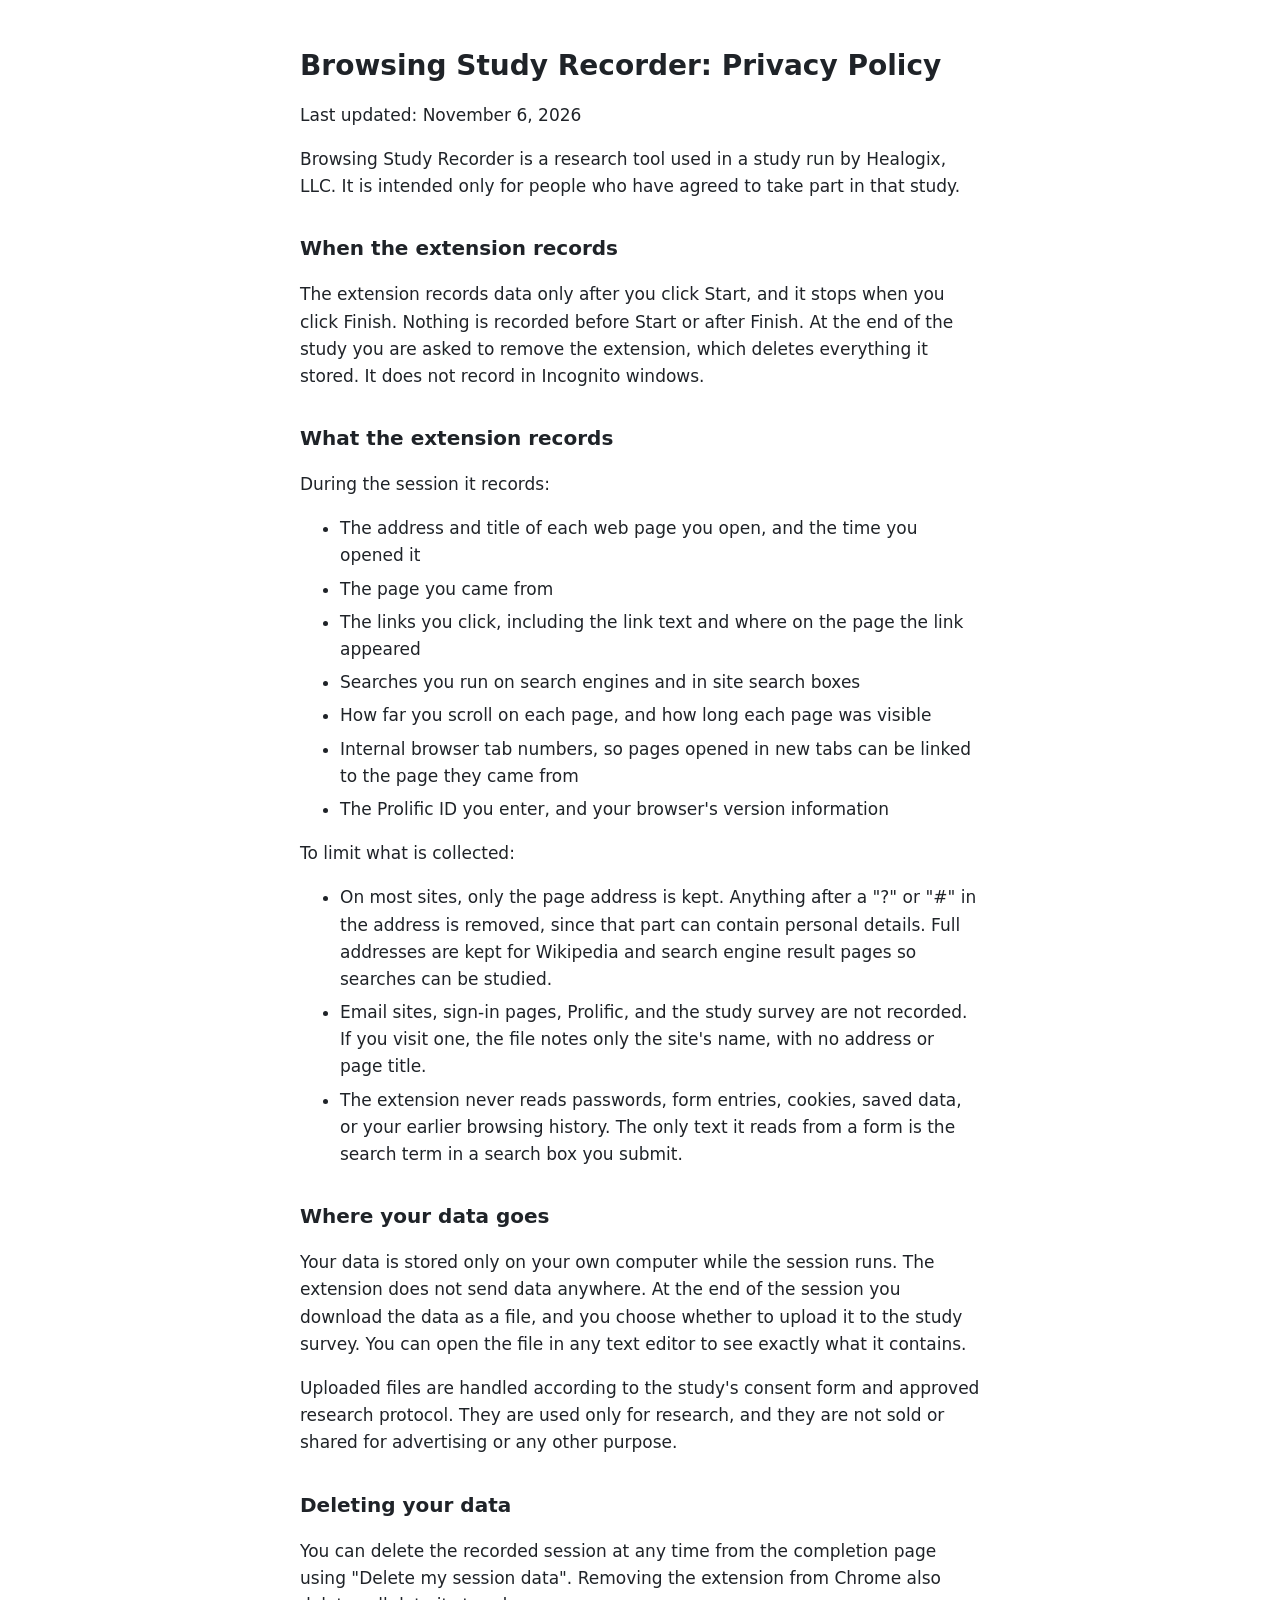
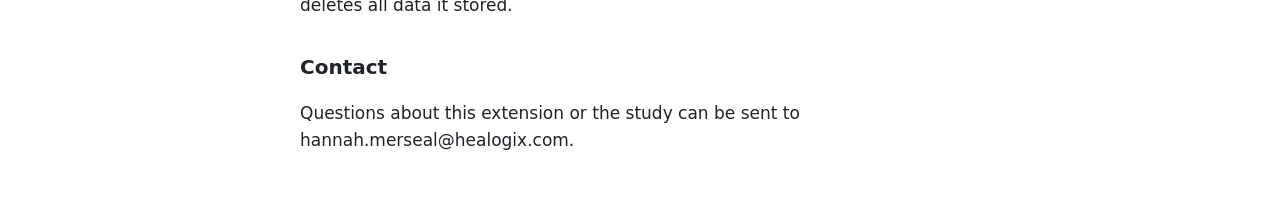
<file: docs/index.html>
<!doctype html>
<html lang="en">
<head>
<meta charset="utf-8">
<meta name="viewport" content="width=device-width, initial-scale=1">
<title>Browsing Study Recorder: Privacy Policy</title>
<style>
  :root { --bg:#fff; --text:#1f2328; --muted:#59636e; }
  @media (prefers-color-scheme: dark) { :root { --bg:#1c1f23; --text:#e6edf3; --muted:#9198a1; } }
  body { margin:0; background:var(--bg); color:var(--text); font:17px/1.6 system-ui,-apple-system,"Segoe UI",sans-serif; }
  main { max-width:680px; margin:48px auto; padding:0 16px; }
  h1 { font-size:28px; line-height:1.25; }
  h2 { font-size:20px; margin-top:32px; }
  li { margin-bottom:6px; }
</style>
</head>
<body>
<main>
<h1>Browsing Study Recorder: Privacy Policy</h1>
<p>Last updated: November 6, 2026</p>
<p>Browsing Study Recorder is a research tool used in a study run by Healogix, LLC. It is intended only for people who have agreed to take part in that study.</p>
<h2>When the extension records</h2>
<p>The extension records data only after you click Start, and it stops when you click Finish. Nothing is recorded before Start or after Finish. At the end of the study you are asked to remove the extension, which deletes everything it stored. It does not record in Incognito windows.</p>
<h2>What the extension records</h2>
<p>During the session it records:</p>
<ul>
<li>The address and title of each web page you open, and the time you opened it</li>
<li>The page you came from</li>
<li>The links you click, including the link text and where on the page the link appeared</li>
<li>Searches you run on search engines and in site search boxes</li>
<li>How far you scroll on each page, and how long each page was visible</li>
<li>Internal browser tab numbers, so pages opened in new tabs can be linked to the page they came from</li>
<li>The Prolific ID you enter, and your browser's version information</li>
</ul>
<p>To limit what is collected:</p>
<ul>
<li>On most sites, only the page address is kept. Anything after a "?" or "#" in the address is removed, since that part can contain personal details. Full addresses are kept for Wikipedia and search engine result pages so searches can be studied.</li>
<li>Email sites, sign-in pages, Prolific, and the study survey are not recorded. If you visit one, the file notes only the site's name, with no address or page title.</li>
<li>The extension never reads passwords, form entries, cookies, saved data, or your earlier browsing history. The only text it reads from a form is the search term in a search box you submit.</li>
</ul>
<h2>Where your data goes</h2>
<p>Your data is stored only on your own computer while the session runs. The extension does not send data anywhere. At the end of the session you download the data as a file, and you choose whether to upload it to the study survey. You can open the file in any text editor to see exactly what it contains.</p>
<p>Uploaded files are handled according to the study's consent form and approved research protocol. They are used only for research, and they are not sold or shared for advertising or any other purpose.</p>
<h2>Deleting your data</h2>
<p>You can delete the recorded session at any time from the completion page using "Delete my session data". Removing the extension from Chrome also deletes all data it stored.</p>
<h2>Contact</h2>
<p>Questions about this extension or the study can be sent to hannah.merseal@healogix.com.</p>
</main>
</body>
</html>
</file>
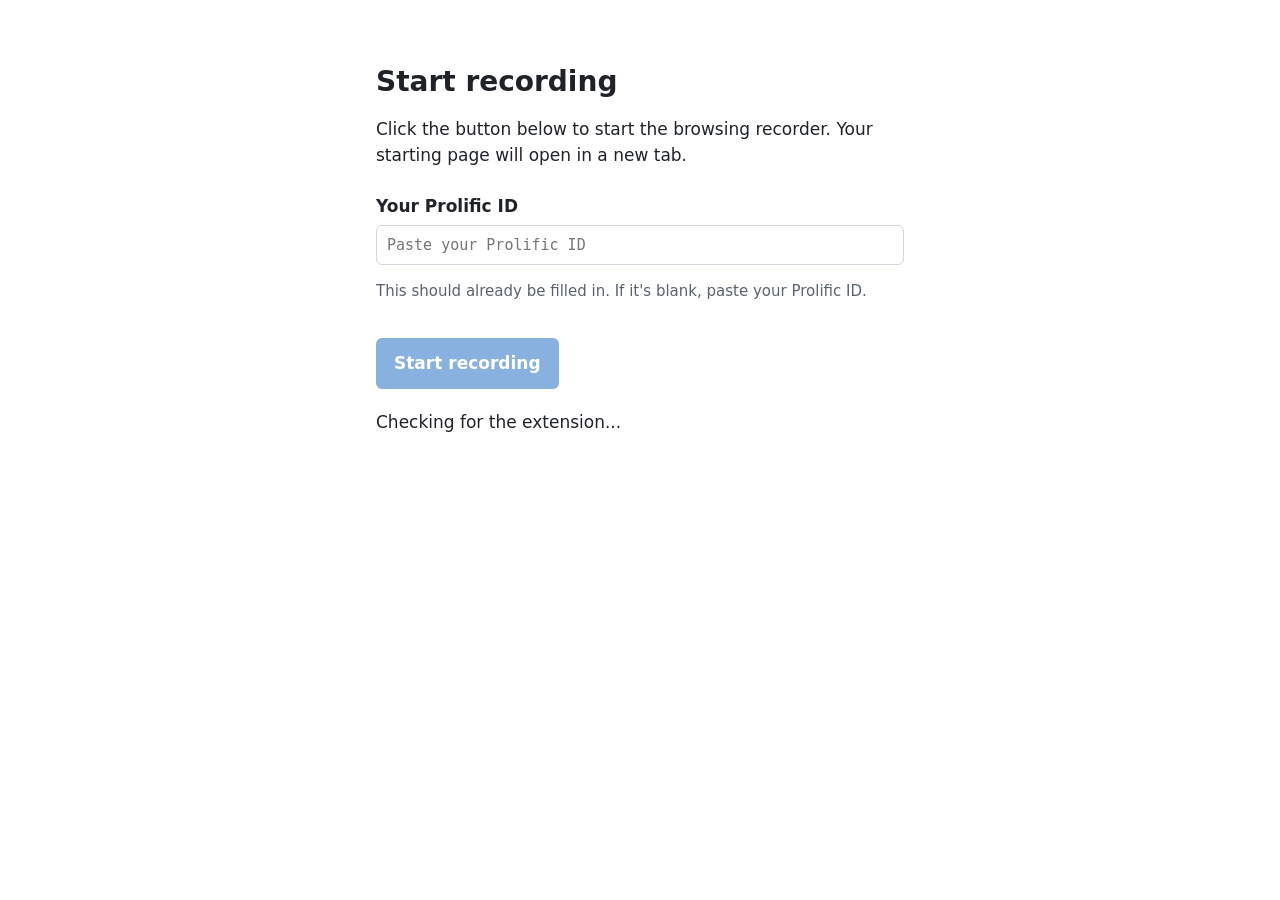
<file: docs/start.html>
<!doctype html>
<html lang="en">
<head>
<meta charset="utf-8">
<meta name="viewport" content="width=device-width, initial-scale=1">
<meta name="robots" content="noindex">
<title>Start Recording</title>
<style>
  :root { --bg:#ffffff; --text:#1f2328; --muted:#59636e; --accent:#1565c0; --accent-text:#ffffff; --border:#d0d7de; --warn:#b3261e; --ok:#2e7d32; }
  @media (prefers-color-scheme: dark) {
    :root { --bg:#1c1f23; --text:#e6edf3; --muted:#9198a1; --accent:#64a8f0; --accent-text:#0d1117; --border:#3d444d; --warn:#ff8a80; --ok:#81c784; }
  }
  * { box-sizing: border-box; }
  body { margin:0; background:var(--bg); color:var(--text); font:17px/1.55 system-ui,-apple-system,"Segoe UI",sans-serif; }
  main { max-width:560px; margin:64px auto; padding:0 16px; }
  h1 { font-size:28px; line-height:1.25; margin:0 0 16px; }
  label { display:block; font-weight:600; margin:24px 0 6px; }
  input { width:100%; padding:10px; border:1px solid var(--border); border-radius:6px; background:transparent; color:var(--text); font:15px ui-monospace,Menlo,monospace; }
  button { margin-top:20px; padding:12px 18px; border:0; border-radius:6px; background:var(--accent); color:var(--accent-text); font:inherit; font-weight:600; cursor:pointer; }
  button:disabled { opacity:.5; cursor:default; }
  #start-message { margin-top:20px; min-height:1.5em; }
  #start-message.ok { color:var(--ok); }
  #start-message.warn { color:var(--warn); }
  .muted { color:var(--muted); font-size:15px; }
  #missing { border:1px solid var(--border); border-radius:8px; padding:16px; margin-top:24px; }
</style>
</head>
<body>
<main>
  <h1>Start recording</h1>
  <p>Click the button below to start the browsing recorder. Your starting page will open in a new tab.</p>

  <label for="pid">Your Prolific ID</label>
  <input id="pid" type="text" autocomplete="off" spellcheck="false" placeholder="Paste your Prolific ID">
  <p class="muted">This should already be filled in. If it's blank, paste your Prolific ID.</p>

  <button id="start-recording" disabled>Start recording</button>
  <p id="start-message" aria-live="polite">Checking for the extension...</p>

  <div id="missing" hidden>
    <p><strong>The extension isn't installed in this browser.</strong></p>
    <p>Install it from <a id="store-link" href="#">the Chrome Web Store</a>, then reload this page. Make sure you are using the same browser where you installed it.</p>
  </div>
</main>
<script>
  // Paste your Chrome Web Store link here.
  var STORE_LINK = "https://chromewebstore.google.com/detail/kfaedgdjhajifbmpeapdfbdjigikcgjn";
  document.getElementById("store-link").href = STORE_LINK;

  var params = new URLSearchParams(location.search);
  var pid = (params.get("pid") || "").trim();
  // Ignore an unfilled survey placeholder such as ${e://Field/PROLIFIC_PID}.
  if (pid && pid.indexOf("${") === -1 && pid.indexOf("{{") === -1) {
    document.getElementById("pid").value = pid;
  }

  // The extension marks this page when it is installed. Watch for that mark.
  var CHECKING = "Checking for the extension...";
  var msg = document.getElementById("start-message");
  var waited = 0;
  var check = setInterval(function () {
    waited += 200;
    if (document.documentElement.dataset.recorderInstalled === "1") {
      clearInterval(check);
      // Give the extension a moment to report a running or finished recording first.
      setTimeout(function () {
        if (msg.textContent === CHECKING) {
          msg.textContent = "Extension found. Click Start recording when you're ready.";
        }
      }, 600);
    } else if (waited >= 2500) {
      clearInterval(check);
      msg.textContent = "";
      document.getElementById("missing").hidden = false;
    }
  }, 200);
</script>
</body>
</html>
</file>
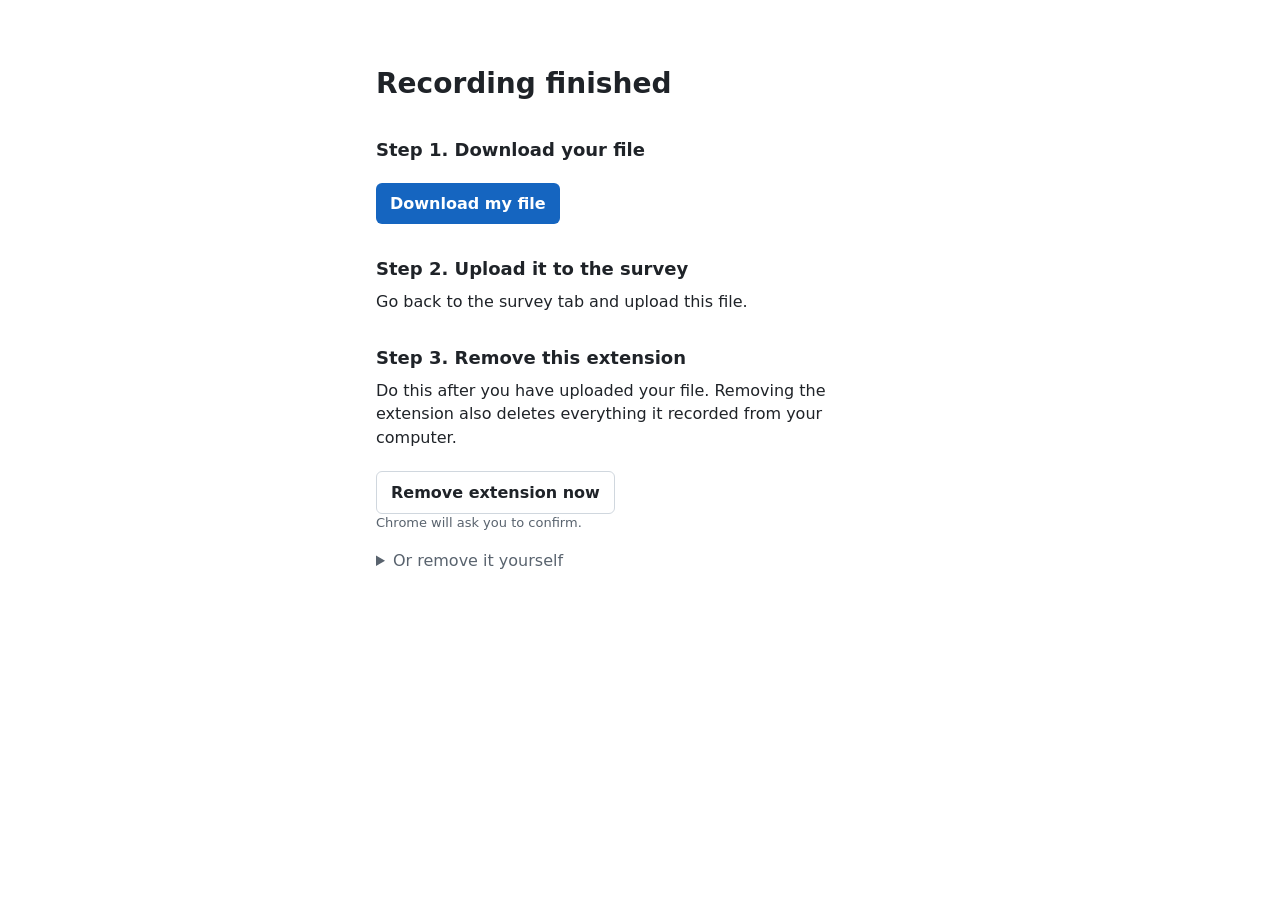
<file: extension/done.html>
<!doctype html>
<html>
<head>
  <meta charset="utf-8">
  <title>Recording finished</title>
  <link rel="stylesheet" href="style.css">
</head>
<body class="page">
  <main>
    <h1 id="heading">Recording finished</h1>
    <p id="summary"></p>

    <section id="steps">
      <h2>Step 1. Download your file</h2>
      <button id="download">Download my file</button>
      <p id="saved" class="success" hidden>Saved to your Downloads folder as <code id="filename"></code></p>

      <h2>Step 2. Upload it to the survey</h2>
      <p id="instructions"></p>

      <h2>Step 3. Remove this extension</h2>
      <p>Do this after you have uploaded your file. Removing the extension also deletes everything it recorded from your computer.</p>
      <button id="uninstall" class="secondary">Remove extension now</button>
      <p class="muted">Chrome will ask you to confirm.</p>
      <details>
        <summary>Or remove it yourself</summary>
        <ol>
          <li>Click the puzzle piece icon at the top right of Chrome.</li>
          <li>Find Browsing Study Recorder and click the three dots next to it.</li>
          <li>Click Remove from Chrome, then Remove.</li>
        </ol>
        <p class="muted">You can also go to chrome://extensions, find Browsing Study Recorder, and click Remove.</p>
      </details>
    </section>
  </main>
  <script src="config.js"></script>
  <script src="done.js"></script>
</body>
</html>
</file>
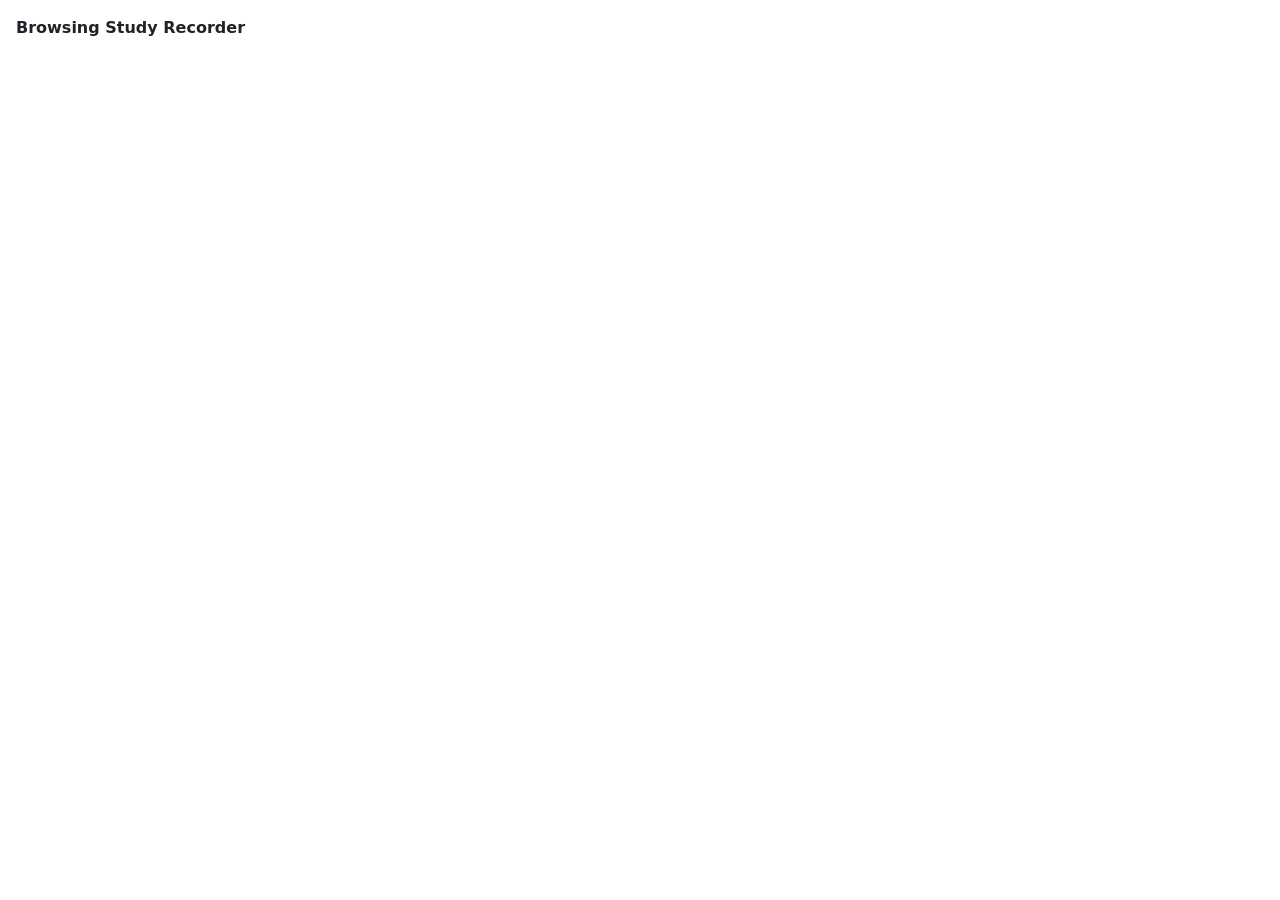
<file: extension/popup.html>
<!doctype html>
<html>
<head>
  <meta charset="utf-8">
  <link rel="stylesheet" href="style.css">
</head>
<body class="popup">
  <h1>Browsing Study Recorder</h1>

  <section id="idle" hidden>
    <p>To start recording, go back to the survey and click the start link.</p>
    <p class="muted">The extension records the web pages you visit, the links you click, and the searches you run, from Start until you click Finish. It never reads passwords or form entries. Email and the study survey are not recorded.</p>
    <details id="manual">
      <summary>The start link didn't work</summary>
      <label for="pid">Your Prolific ID</label>
      <input id="pid" type="text" autocomplete="off" spellcheck="false" placeholder="Paste your Prolific ID">
      <label for="code">Start code from the survey</label>
      <input id="code" type="text" autocomplete="off" spellcheck="false" placeholder="Start code">
      <p id="manual-warning" class="warning" hidden></p>
      <button id="start">Start recording</button>
    </details>
  </section>

  <section id="active" hidden>
    <p class="big" id="elapsed">0:00</p>
    <p>Recording. Keep browsing to answer your questions.</p>
    <p class="muted" id="pages-line">Pages visited: <span id="pages">0</span> of <span class="min-pages"></span> needed</p>
    <p class="muted" id="finish-hint">Visit at least <span class="min-pages"></span> different pages before you finish. Search result pages don't count.</p>
    <p id="finish-error" class="warning" hidden></p>
    <button id="finish" disabled>Finish and get my file</button>
  </section>

  <section id="complete" hidden>
    <p class="big">Recording finished</p>
    <p>Download your file, upload it to the survey, then remove this extension.</p>
    <button id="open-done">Get my file</button>
  </section>

  <script src="config.js"></script>
  <script src="popup.js"></script>
</body>
</html>
</file>
<file: extension/style.css>
:root {
  --bg: #ffffff;
  --text: #1f2328;
  --muted: #59636e;
  --accent: #1565c0;
  --accent-text: #ffffff;
  --border: #d0d7de;
  --warn: #b3261e;
  --ok: #2e7d32;
}
@media (prefers-color-scheme: dark) {
  :root {
    --bg: #1c1f23;
    --text: #e6edf3;
    --muted: #9198a1;
    --accent: #64a8f0;
    --accent-text: #0d1117;
    --border: #3d444d;
    --warn: #ff8a80;
    --ok: #81c784;
  }
}
* { box-sizing: border-box; }
body {
  margin: 0;
  background: var(--bg);
  color: var(--text);
  font: 14px/1.45 system-ui, -apple-system, "Segoe UI", sans-serif;
}
body.popup { width: 320px; padding: 16px; }
body.page main { max-width: 560px; margin: 64px auto; padding: 0 16px; font-size: 16px; }
h1 { font-size: 16px; margin: 0 0 12px; }
h2 { font-size: 18px; margin: 32px 0 8px; }
ol { padding-left: 20px; }
li { margin-bottom: 4px; }
button:disabled { opacity: 0.5; cursor: default; }
body.page h1 { font-size: 28px; }
p { margin: 0 0 10px; }
.muted { color: var(--muted); font-size: 13px; }
.big { font-size: 28px; font-weight: 600; font-variant-numeric: tabular-nums; margin: 4px 0 8px; }
.warning { color: var(--warn); font-size: 13px; }
.success { color: var(--ok); margin-top: 12px; }
label { display: block; font-weight: 600; margin: 12px 0 4px; }
input {
  width: 100%;
  padding: 8px;
  border: 1px solid var(--border);
  border-radius: 6px;
  background: transparent;
  color: var(--text);
  font: 13px ui-monospace, Menlo, monospace;
}
button {
  margin-top: 12px;
  padding: 9px 14px;
  border: 0;
  border-radius: 6px;
  background: var(--accent);
  color: var(--accent-text);
  font: inherit;
  font-weight: 600;
  cursor: pointer;
}
button.secondary { background: transparent; color: var(--text); border: 1px solid var(--border); }
body.popup button { width: 100%; }
details { margin-top: 16px; color: var(--muted); }
summary { cursor: pointer; }
code { font-size: 0.9em; }
</file>
